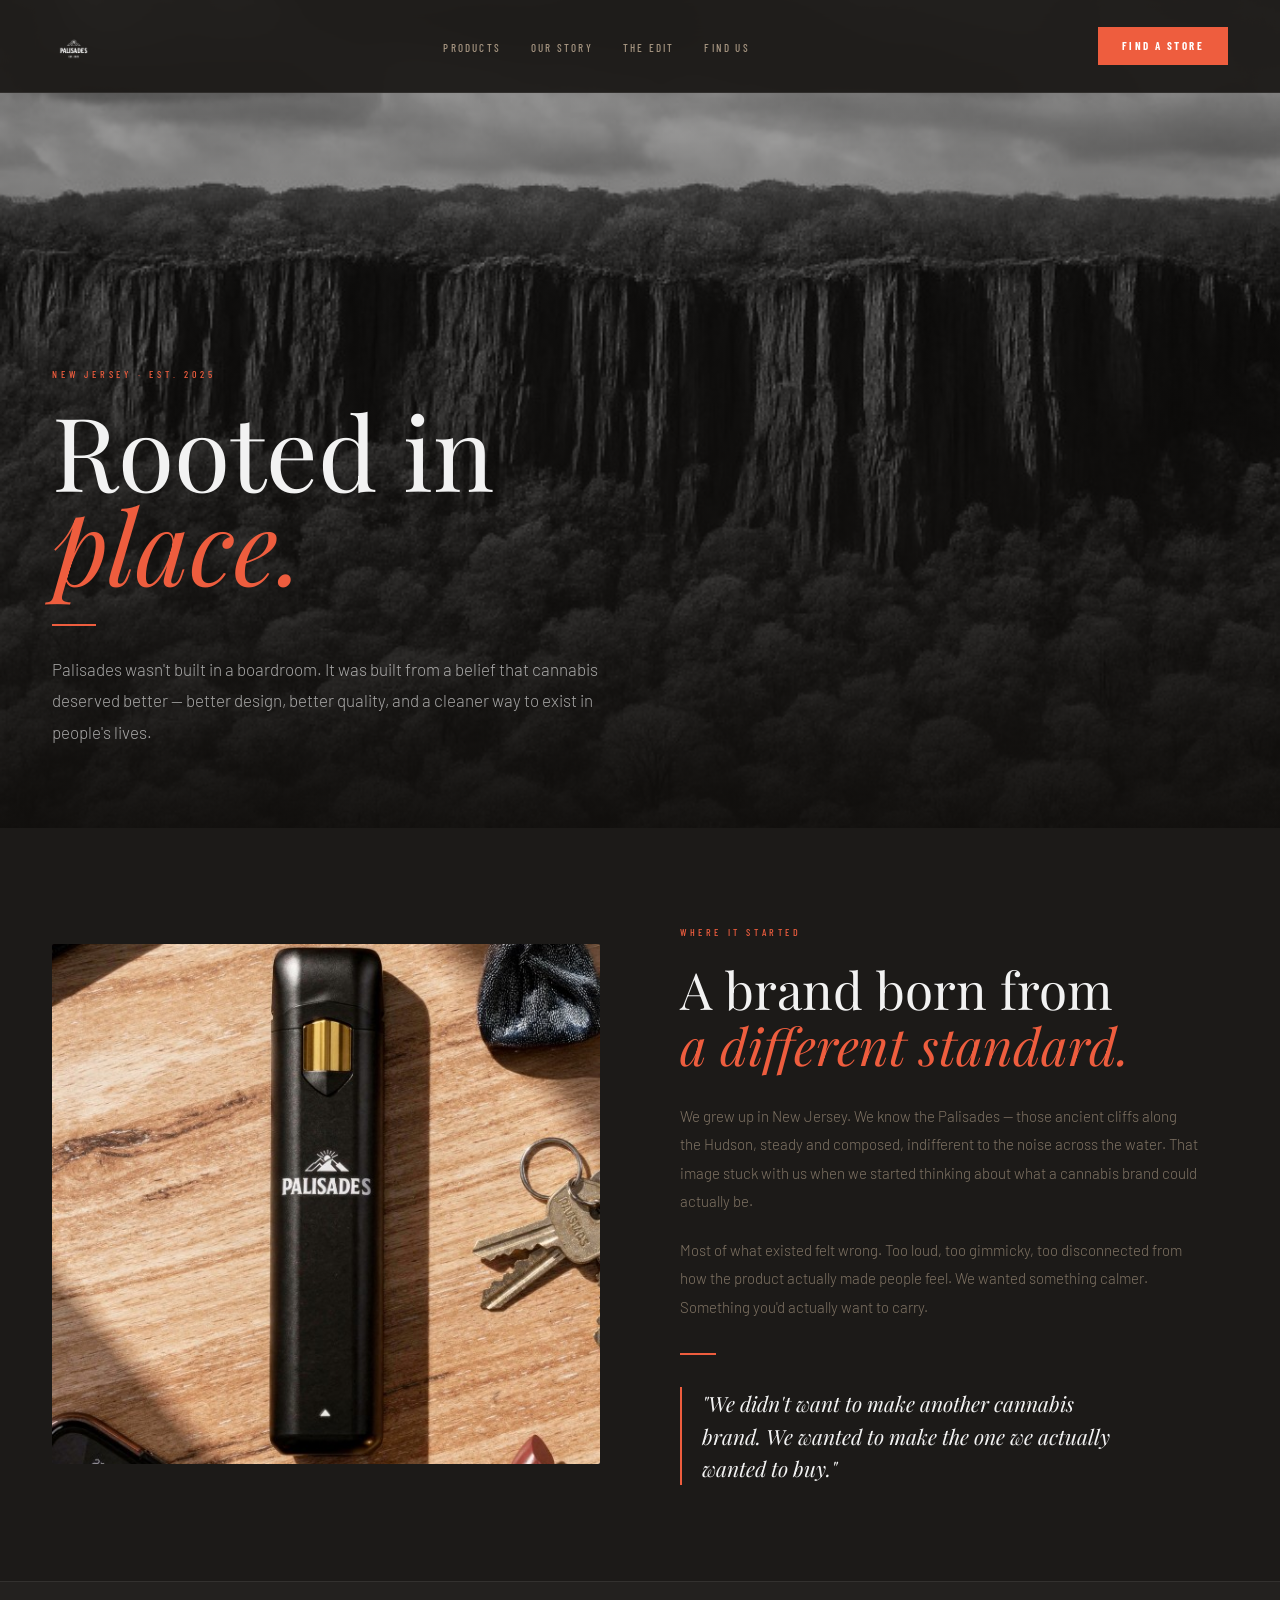
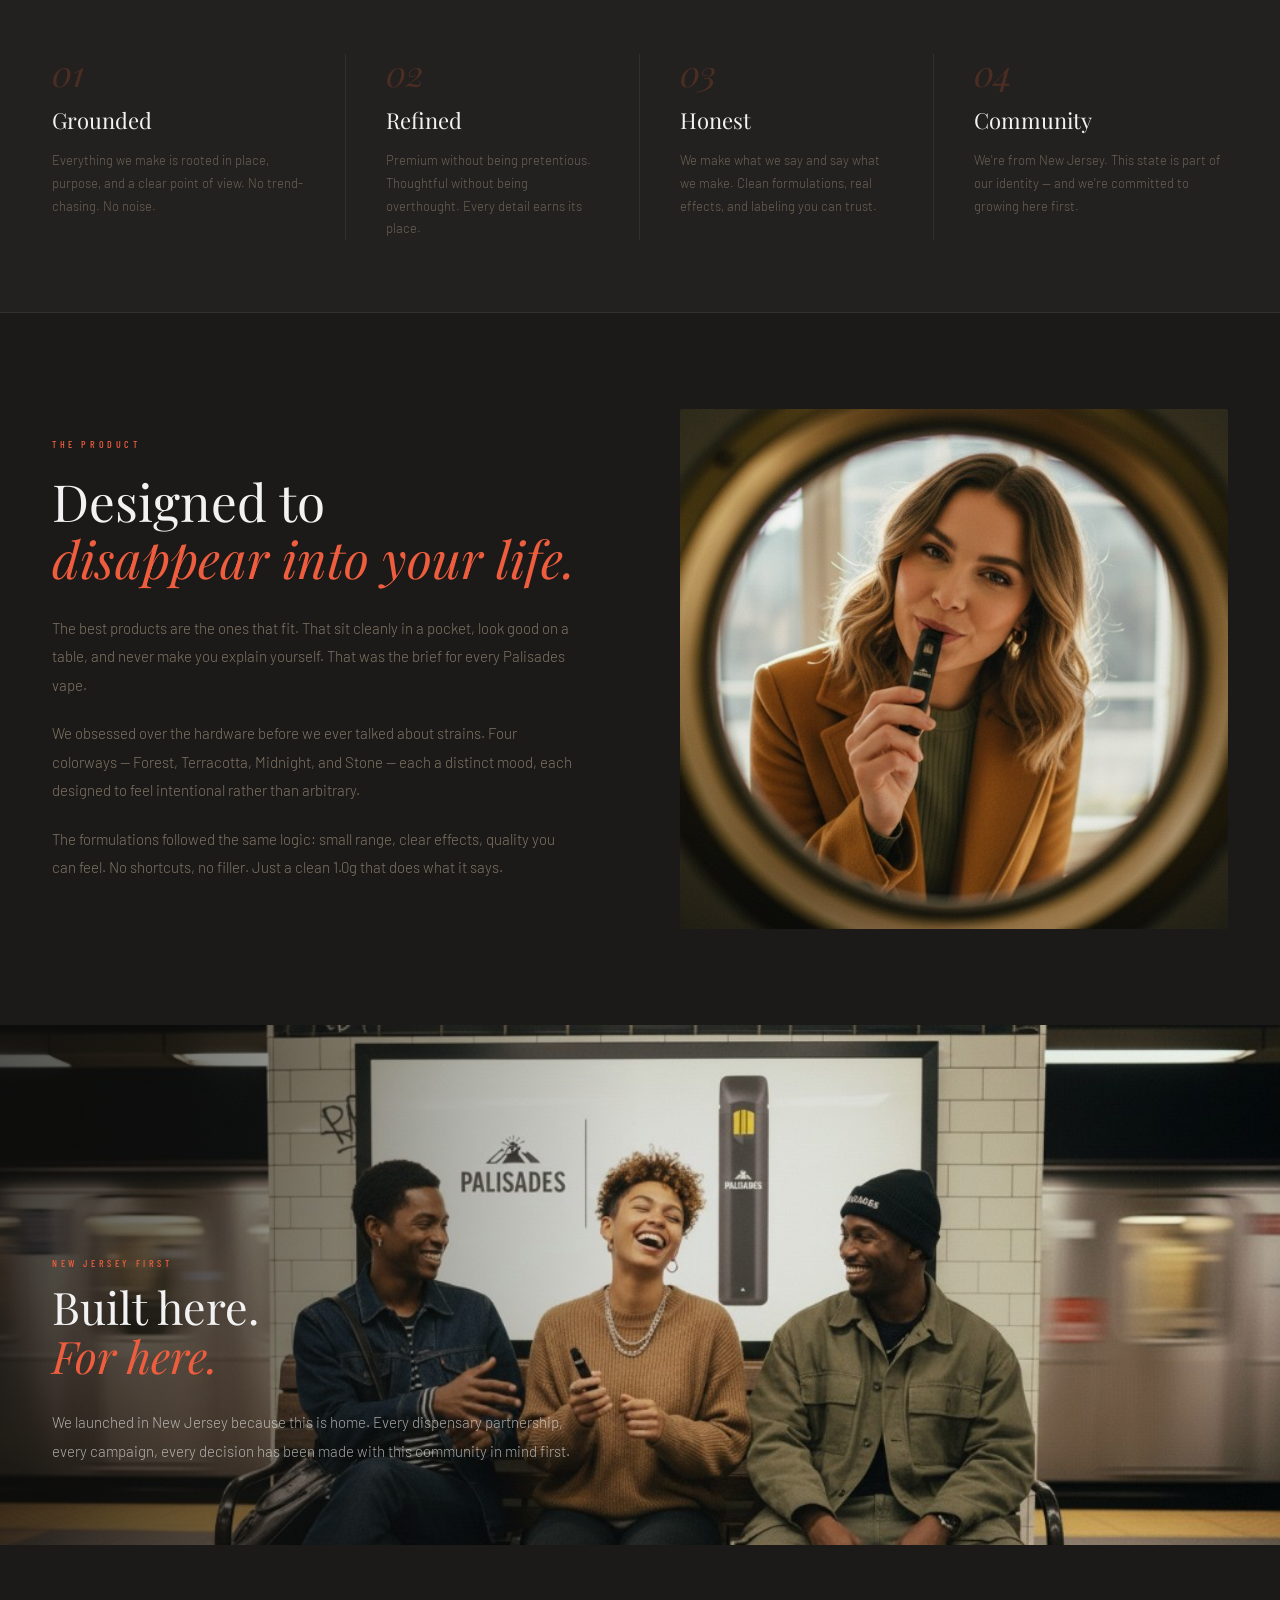
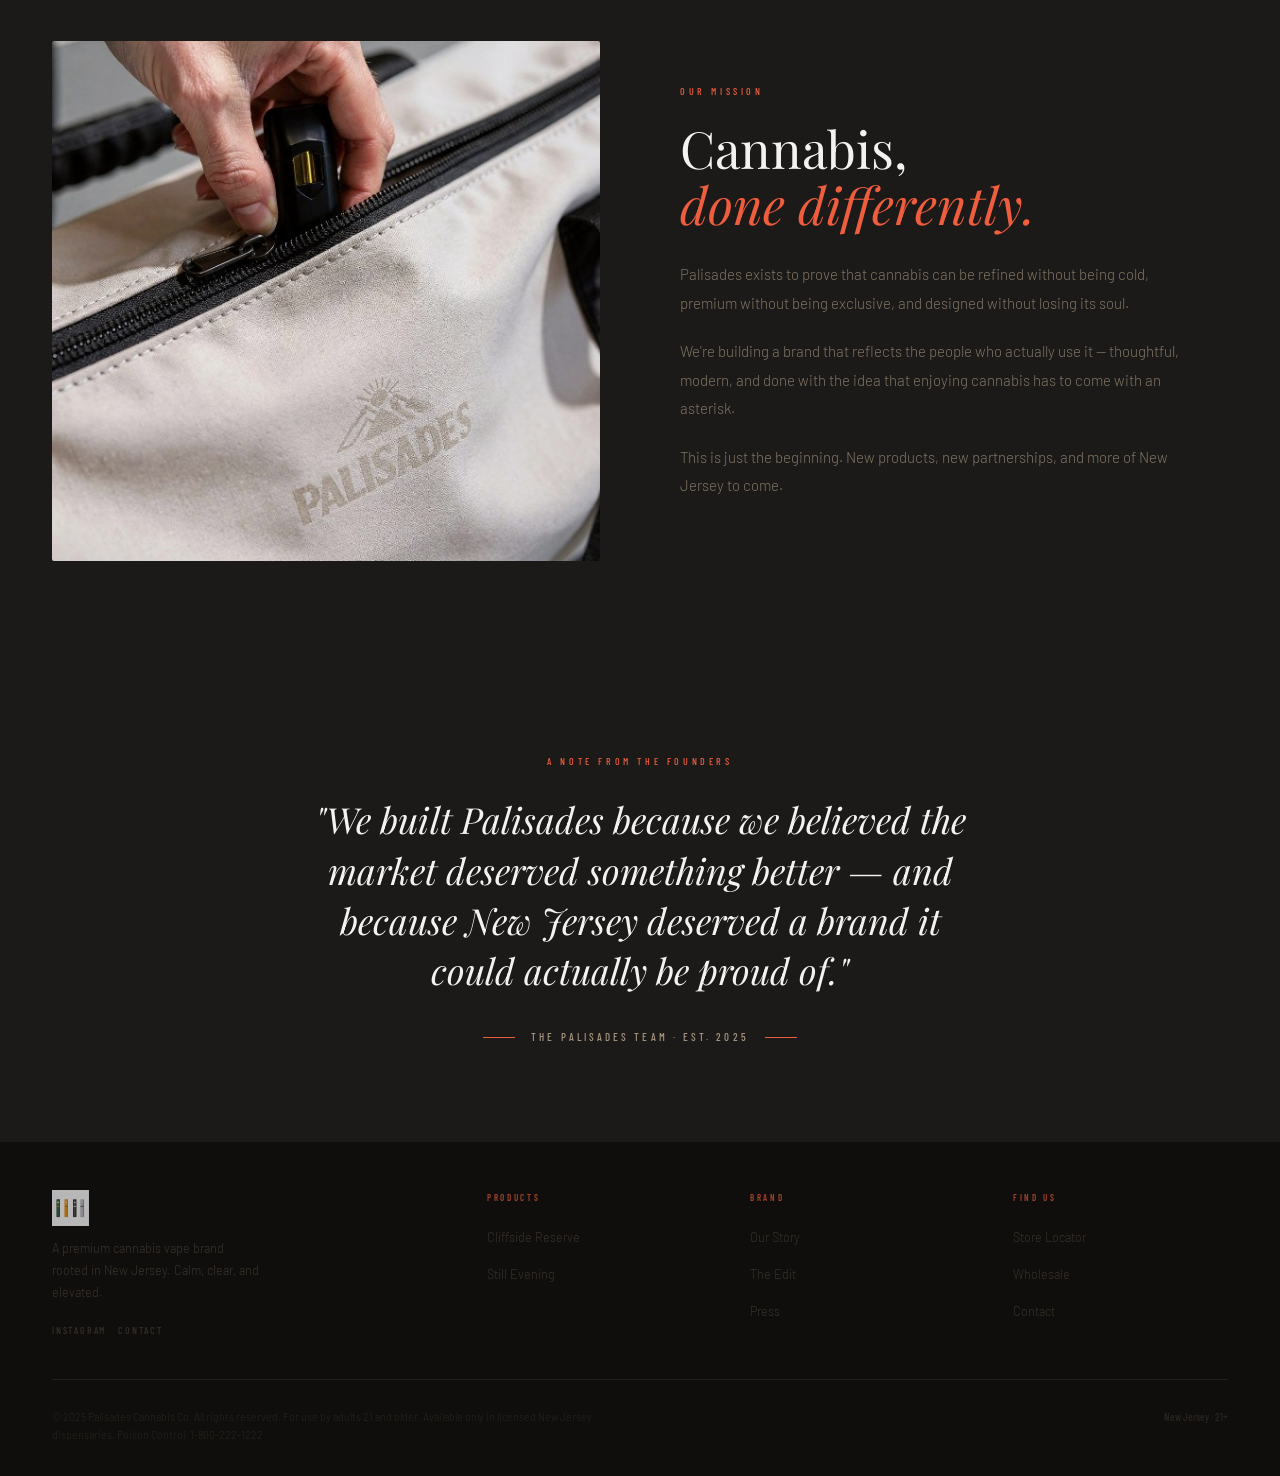
<file: site/our-story.html>
<!DOCTYPE html>
<html lang="en">
<head>
<meta charset="UTF-8"/>
<meta name="viewport" content="width=device-width, initial-scale=1.0"/>
<title>Our Story — Palisades</title>
<link rel="preconnect" href="https://fonts.googleapis.com"/>
<link rel="preconnect" href="https://fonts.gstatic.com" crossorigin/>
<link href="https://fonts.googleapis.com/css2?family=Playfair+Display:ital,wght@0,400;0,700;1,400;1,700&family=Barlow+Condensed:wght@300;400;500;600;700&family=Barlow:wght@300;400&display=swap" rel="stylesheet"/>
<style>

:root{--orange:#EE5D3E;--orange-dk:#D44A2C;--light:#F2F2F2;--taupe:#A69581;--ink:#1C1A18;--deep:#100E0C;--line:rgba(166,149,129,0.18);--line-dark:rgba(255,255,255,0.07)}
*,*::before,*::after{margin:0;padding:0;box-sizing:border-box}
html{scroll-behavior:smooth}
body{background:var(--ink);color:var(--light);font-family:'Barlow',sans-serif;font-weight:300;font-size:16px;line-height:1.7;overflow-x:hidden}
nav{position:fixed;top:0;left:0;right:0;z-index:300;padding:18px 52px;display:flex;align-items:center;justify-content:space-between;background:rgba(28,26,24,.95);backdrop-filter:blur(16px);border-bottom:1px solid var(--line-dark)}
.nav-logo img{height:56px;width:auto;display:block;mix-blend-mode:screen}
.nav-links{display:flex;gap:30px;list-style:none}
.nav-links a{font-family:'Barlow Condensed',sans-serif;font-size:11px;font-weight:500;letter-spacing:.2em;text-transform:uppercase;color:var(--taupe);text-decoration:none;transition:color .2s}
.nav-links a:hover,.nav-links a.active{color:var(--light)}
.nav-cta{font-family:'Barlow Condensed',sans-serif;font-size:11px;font-weight:700;letter-spacing:.22em;text-transform:uppercase;color:#fff;background:var(--orange);padding:10px 24px;text-decoration:none;transition:background .2s}
.nav-cta:hover{background:var(--orange-dk)}
footer{background:var(--deep);padding:48px 52px 32px}
.ft-row{max-width:1280px;margin:0 auto;display:grid;grid-template-columns:1.8fr 1fr 1fr 1fr;gap:48px;padding-bottom:40px;border-bottom:1px solid var(--line-dark);margin-bottom:28px}
.ft-brand img{height:36px;width:auto;display:block;mix-blend-mode:screen;opacity:.7;margin-bottom:12px}
.ft-desc{font-size:12.5px;line-height:1.75;color:rgba(166,149,129,.28);max-width:210px;margin-bottom:18px}
.ft-socials{display:flex;gap:12px}
.ft-soc{font-family:'Barlow Condensed',sans-serif;font-size:10px;font-weight:500;letter-spacing:.18em;text-transform:uppercase;color:rgba(166,149,129,.25);text-decoration:none;transition:color .2s}
.ft-soc:hover{color:var(--orange)}
.ft-col-h{font-family:'Barlow Condensed',sans-serif;font-size:9px;font-weight:600;letter-spacing:.3em;text-transform:uppercase;color:var(--orange);opacity:.65;margin-bottom:16px}
.ft-links{list-style:none;display:flex;flex-direction:column;gap:10px}
.ft-links a{font-size:12.5px;color:rgba(166,149,129,.26);text-decoration:none;transition:color .2s}
.ft-links a:hover{color:var(--light)}
.ft-bottom{max-width:1280px;margin:0 auto;display:flex;justify-content:space-between;align-items:flex-start;flex-wrap:wrap;gap:14px}
.ft-legal{font-size:10.5px;line-height:1.7;color:rgba(166,149,129,.17);max-width:580px}
.ft-copy{font-family:'Barlow Condensed',sans-serif;font-size:11px;font-weight:500;color:rgba(166,149,129,.17);white-space:nowrap}
.eyebrow{font-family:'Barlow Condensed',sans-serif;font-size:10px;font-weight:500;letter-spacing:.36em;text-transform:uppercase;color:var(--orange);margin-bottom:10px}
.reveal{opacity:0;transform:translateY(22px);transition:opacity .85s ease,transform .85s ease}
.reveal.in{opacity:1;transform:translateY(0)}
.d1{transition-delay:.1s}.d2{transition-delay:.2s}.d3{transition-delay:.3s}
@keyframes fadeIn{from{opacity:0}to{opacity:1}}
@media(max-width:900px){nav{padding:16px 24px}.nav-links,.nav-cta{display:none}.ft-row{grid-template-columns:1fr 1fr;gap:28px}footer{padding:44px 24px 28px}}

/* ── STORY PAGE ── */
.story-hero{
  min-height:92vh;position:relative;display:flex;align-items:flex-end;overflow:hidden;
}
.story-hero-bg{
  position:absolute;inset:0;
  background-image:url('cliff.png');
  background-size:cover;background-position:center 40%;
}
.story-hero-overlay{
  position:absolute;inset:0;
  background:linear-gradient(to top,rgba(16,14,12,.95) 0%,rgba(16,14,12,.55) 50%,rgba(16,14,12,.2) 100%);
}
.story-hero-content{
  position:relative;z-index:2;
  max-width:1280px;width:100%;margin:0 auto;
  padding:0 52px 80px;
}
.story-hero-eyebrow{
  font-family:'Barlow Condensed',sans-serif;font-size:10px;font-weight:500;
  letter-spacing:.38em;text-transform:uppercase;color:var(--orange);margin-bottom:20px;
  opacity:0;animation:fadeIn .8s ease .3s forwards;
}
.story-hero-h1{
  font-family:'Playfair Display',serif;font-size:clamp(52px,8vw,110px);
  font-weight:400;line-height:.92;color:var(--light);margin-bottom:32px;
  opacity:0;animation:fadeIn 1s ease .5s forwards;
}
.story-hero-h1 em{font-style:italic;color:var(--orange)}
.story-hero-rule{width:44px;height:2px;background:var(--orange);margin-bottom:28px;opacity:0;animation:fadeIn .9s ease .7s forwards}
.story-hero-sub{
  font-size:17px;line-height:1.85;color:rgba(242,242,242,.65);
  max-width:560px;opacity:0;animation:fadeIn .9s ease .8s forwards;
}

/* sections */
.story-section{max-width:1280px;margin:0 auto;padding:96px 52px}
.story-two-col{display:grid;grid-template-columns:1fr 1fr;gap:80px;align-items:center}
.story-two-col.reverse{direction:rtl}
.story-two-col.reverse > *{direction:ltr}
.story-img-wrap{position:relative;overflow:hidden;border-radius:2px}
.story-img-wrap img{width:100%;height:520px;object-fit:cover;object-position:center;display:block;transition:transform .7s ease}
.story-img-wrap:hover img{transform:scale(1.03)}
.story-text-block .eyebrow{margin-bottom:20px}
.story-h2{
  font-family:'Playfair Display',serif;font-size:clamp(34px,4vw,54px);
  font-weight:400;color:var(--light);line-height:1.1;margin-bottom:28px;
}
.story-h2 em{font-style:italic;color:var(--orange)}
.story-p{font-size:15px;line-height:1.9;color:rgba(166,149,129,.72);margin-bottom:20px;max-width:520px}
.story-rule{width:36px;height:2px;background:var(--orange);margin:32px 0}
.story-quote{
  font-family:'Playfair Display',serif;font-size:21px;font-style:italic;
  color:var(--light);padding-left:20px;border-left:2px solid var(--orange);
  line-height:1.55;max-width:440px;
}

/* values strip */
.values-strip{background:rgba(255,255,255,.03);border-top:1px solid var(--line-dark);border-bottom:1px solid var(--line-dark)}
.values-inner{
  max-width:1280px;margin:0 auto;padding:72px 52px;
  display:grid;grid-template-columns:repeat(4,1fr);gap:0;
}
.val{padding:0 40px 0 0;border-right:1px solid var(--line-dark)}
.val:last-child{border-right:none;padding-right:0;padding-left:40px}
.val:not(:first-child){padding-left:40px}
.val-num{font-family:'Playfair Display',serif;font-size:36px;font-style:italic;color:rgba(238,93,62,.2);margin-bottom:12px;line-height:1}
.val-title{font-family:'Playfair Display',serif;font-size:22px;font-weight:400;color:var(--light);margin-bottom:10px}
.val-body{font-size:13px;line-height:1.75;color:rgba(166,149,129,.55)}

/* full bleed photo */
.full-bleed{position:relative;height:520px;overflow:hidden}
.full-bleed img{width:100%;height:100%;object-fit:cover;object-position:center top}
.full-bleed-overlay{position:absolute;inset:0;background:linear-gradient(to right,rgba(16,14,12,.7) 0%,rgba(16,14,12,.1) 50%,transparent 100%)}
.full-bleed-text{position:absolute;bottom:60px;left:52px;max-width:520px}
.full-bleed-text .story-h2{font-size:clamp(28px,3.5vw,46px)}

/* team / founders note */
.founders-note{
  max-width:760px;margin:0 auto;padding:96px 52px;
  text-align:center;
}
.founders-note .eyebrow{margin-bottom:24px;display:block}
.founders-quote{
  font-family:'Playfair Display',serif;font-size:clamp(22px,3vw,36px);
  font-style:italic;font-weight:400;color:var(--light);line-height:1.4;
  margin-bottom:32px;
}
.founders-sig{
  font-family:'Barlow Condensed',sans-serif;font-size:11px;font-weight:500;
  letter-spacing:.28em;text-transform:uppercase;color:var(--taupe);
  display:flex;align-items:center;justify-content:center;gap:16px;
}
.founders-sig::before,.founders-sig::after{content:'';display:block;width:32px;height:1px;background:var(--orange)}

@media(max-width:900px){
  .story-hero-content{padding:0 24px 60px}
  .story-section{padding:72px 24px}
  .story-two-col{grid-template-columns:1fr;gap:36px}
  .story-two-col.reverse{direction:ltr}
  .values-inner{grid-template-columns:1fr 1fr;gap:32px}
  .val{border-right:none;padding:0 0 24px;border-bottom:1px solid var(--line-dark)}
  .val:last-child{border-bottom:none}
  .full-bleed-text{left:24px}
  .founders-note{padding:72px 24px}
}
</style>
</head>
<body>

<nav>
  <a href="index.html" class="nav-logo"><img src="white_logo.png" alt="Palisades" id="navLogo"/></a>
  <ul class="nav-links">
    <li><a href="index.html#collection">Products</a></li>
    <li><a href="our-story.html">Our Story</a></li>
    <li><a href="the-edit.html">The Edit</a></li>
    <li><a href="index.html#find">Find Us</a></li>
  </ul>
  <a href="index.html#find" class="nav-cta">Find a Store</a>
</nav>

<!-- HERO -->
<section class="story-hero">
  <div class="story-hero-bg"></div>
  <div class="story-hero-overlay"></div>
  <div class="story-hero-content">
    <p class="story-hero-eyebrow">New Jersey · Est. 2025</p>
    <h1 class="story-hero-h1">Rooted in<br><em>place.</em></h1>
    <div class="story-hero-rule"></div>
    <p class="story-hero-sub">Palisades wasn't built in a boardroom. It was built from a belief that cannabis deserved better — better design, better quality, and a cleaner way to exist in people's lives.</p>
  </div>
</section>

<!-- ORIGIN STORY -->
<section class="story-section">
  <div class="story-two-col reveal">
    <div class="story-img-wrap">
      <img src="flatlay-womens.png" alt="Palisades everyday carry"/>
    </div>
    <div class="story-text-block">
      <p class="eyebrow">Where It Started</p>
      <h2 class="story-h2">A brand born from<br><em>a different standard.</em></h2>
      <p class="story-p">We grew up in New Jersey. We know the Palisades — those ancient cliffs along the Hudson, steady and composed, indifferent to the noise across the water. That image stuck with us when we started thinking about what a cannabis brand could actually be.</p>
      <p class="story-p">Most of what existed felt wrong. Too loud, too gimmicky, too disconnected from how the product actually made people feel. We wanted something calmer. Something you'd actually want to carry.</p>
      <div class="story-rule"></div>
      <div class="story-quote">"We didn't want to make another cannabis brand. We wanted to make the one we actually wanted to buy."</div>
    </div>
  </div>
</section>

<!-- VALUES STRIP -->
<div class="values-strip">
  <div class="values-inner">
    <div class="val reveal">
      <div class="val-num">01</div>
      <div class="val-title">Grounded</div>
      <p class="val-body">Everything we make is rooted in place, purpose, and a clear point of view. No trend-chasing. No noise.</p>
    </div>
    <div class="val reveal d1">
      <div class="val-num">02</div>
      <div class="val-title">Refined</div>
      <p class="val-body">Premium without being pretentious. Thoughtful without being overthought. Every detail earns its place.</p>
    </div>
    <div class="val reveal d2">
      <div class="val-num">03</div>
      <div class="val-title">Honest</div>
      <p class="val-body">We make what we say and say what we make. Clean formulations, real effects, and labeling you can trust.</p>
    </div>
    <div class="val reveal d3">
      <div class="val-num">04</div>
      <div class="val-title">Community</div>
      <p class="val-body">We're from New Jersey. This state is part of our identity — and we're committed to growing here first.</p>
    </div>
  </div>
</div>

<!-- PRODUCT PHILOSOPHY -->
<section class="story-section">
  <div class="story-two-col reverse reveal">
    <div class="story-img-wrap">
      <img src="porthole-portrait.png" alt="Palisades into the bag"/>
    </div>
    <div class="story-text-block">
      <p class="eyebrow">The Product</p>
      <h2 class="story-h2">Designed to<br><em>disappear into your life.</em></h2>
      <p class="story-p">The best products are the ones that fit. That sit cleanly in a pocket, look good on a table, and never make you explain yourself. That was the brief for every Palisades vape.</p>
      <p class="story-p">We obsessed over the hardware before we ever talked about strains. Four colorways — Forest, Terracotta, Midnight, and Stone — each a distinct mood, each designed to feel intentional rather than arbitrary.</p>
      <p class="story-p">The formulations followed the same logic: small range, clear effects, quality you can feel. No shortcuts, no filler. Just a clean 1.0g that does what it says.</p>
    </div>
  </div>
</section>

<!-- FULL BLEED -->
<div class="full-bleed reveal">
  <img src="subway-group.png" alt="Palisades community"/>
  <div class="full-bleed-overlay"></div>
  <div class="full-bleed-text">
    <p class="eyebrow">New Jersey First</p>
    <h2 class="story-h2">Built here.<br><em>For here.</em></h2>
    <p class="story-p" style="color:rgba(242,242,242,.65);margin-top:16px">We launched in New Jersey because this is home. Every dispensary partnership, every campaign, every decision has been made with this community in mind first.</p>
  </div>
</div>

<!-- MISSION -->
<section class="story-section">
  <div class="story-two-col reveal">
    <div class="story-img-wrap">
      <img src="gym-bag-zip.png" alt="Palisades gym bag"/>
    </div>
    <div class="story-text-block">
      <p class="eyebrow">Our Mission</p>
      <h2 class="story-h2">Cannabis,<br><em>done differently.</em></h2>
      <p class="story-p">Palisades exists to prove that cannabis can be refined without being cold, premium without being exclusive, and designed without losing its soul.</p>
      <p class="story-p">We're building a brand that reflects the people who actually use it — thoughtful, modern, and done with the idea that enjoying cannabis has to come with an asterisk.</p>
      <p class="story-p">This is just the beginning. New products, new partnerships, and more of New Jersey to come.</p>
    </div>
  </div>
</section>

<!-- FOUNDERS NOTE -->
<section class="founders-note reveal">
  <span class="eyebrow">A Note from the Founders</span>
  <p class="founders-quote">"We built Palisades because we believed the market deserved something better — and because New Jersey deserved a brand it could actually be proud of."</p>
  <div class="founders-sig">The Palisades Team · Est. 2025</div>
</section>


<footer>
  <div class="ft-row">
    <div class="ft-brand">
      <img src="product-lineup.png" alt="Palisades" id="footLogo"/>
      <p class="ft-desc">A premium cannabis vape brand rooted in New Jersey. Calm, clear, and elevated.</p>
      <div class="ft-socials">
        <a href="https://www.instagram.com/puffpalisades" target="_blank" class="ft-soc">Instagram</a>
        <a href="mailto:admin@palisadesgoods.com" class="ft-soc">Contact</a>
      </div>
    </div>
    <div><div class="ft-col-h">Products</div><ul class="ft-links"><li><a href="index.html#collection">Cliffside Reserve</a></li><li><a href="index.html#collection">Still Evening</a></li></ul></div>
    <div><div class="ft-col-h">Brand</div><ul class="ft-links"><li><a href="our-story.html">Our Story</a></li><li><a href="the-edit.html">The Edit</a></li><li><a href="mailto:admin@palisadesgoods.com">Press</a></li></ul></div>
    <div><div class="ft-col-h">Find Us</div><ul class="ft-links"><li><a href="index.html#find">Store Locator</a></li><li><a href="mailto:admin@palisadesgoods.com">Wholesale</a></li><li><a href="mailto:admin@palisadesgoods.com">Contact</a></li></ul></div>
  </div>
  <div class="ft-bottom">
    <p class="ft-legal">© 2025 Palisades Cannabis Co. All rights reserved. For use by adults 21 and older. Available only in licensed New Jersey dispensaries. Poison Control: 1-800-222-1222.</p>
    <p class="ft-copy">New Jersey · 21+</p>
  </div>
</footer>
<script>
function removeBg(img){
  try{
    const c=document.createElement('canvas');c.width=img.naturalWidth;c.height=img.naturalHeight;
    const ctx=c.getContext('2d');ctx.drawImage(img,0,0);
    const id=ctx.getImageData(0,0,c.width,c.height),px=id.data,W=c.width,H=c.height;
    const corners=[[0,0],[W-1,0],[0,H-1],[W-1,H-1]].map(([x,y])=>{const i=(y*W+x)*4;return[px[i],px[i+1],px[i+2]]});
    const[bgR,bgG,bgB]=corners.reduce((a,b)=>(a[0]+a[1]+a[2])<(b[0]+b[1]+b[2])?a:b);
    const TOL=55,SOFT=28,visited=new Uint8Array(W*H),queue=[];
    function enq(x,y){if(x<0||y<0||x>=W||y>=H)return;const idx=y*W+x;if(visited[idx])return;visited[idx]=1;const pi=idx*4,d=Math.abs(px[pi]-bgR)+Math.abs(px[pi+1]-bgG)+Math.abs(px[pi+2]-bgB);if(d<TOL+SOFT)queue.push(x,y)}
    for(let x=0;x<W;x++){enq(x,0);enq(x,H-1)}for(let y=0;y<H;y++){enq(0,y);enq(W-1,y)}
    let qi=0;while(qi<queue.length){const x=queue[qi++],y=queue[qi++],pi=(y*W+x)*4,d=Math.abs(px[pi]-bgR)+Math.abs(px[pi+1]-bgG)+Math.abs(px[pi+2]-bgB);if(d<TOL){px[pi+3]=0}else if(d<TOL+SOFT){px[pi+3]=Math.round(px[pi+3]*((d-TOL)/SOFT)**2)}else continue;enq(x+1,y);enq(x-1,y);enq(x,y+1);enq(x,y-1)}
    ctx.putImageData(id,0,0);img.src=c.toDataURL('image/png');
  }catch(e){}
}
function pImg(img){if(img.complete&&img.naturalWidth>0)removeBg(img);else img.addEventListener('load',()=>removeBg(img),{once:true})}
document.querySelectorAll('#navLogo,#footLogo').forEach(pImg);
const obs=new IntersectionObserver(entries=>entries.forEach(e=>{if(e.isIntersecting)e.target.classList.add('in')}),{threshold:0.08});
document.querySelectorAll('.reveal').forEach(el=>obs.observe(el));
</script>
</body>
</html>
</file>
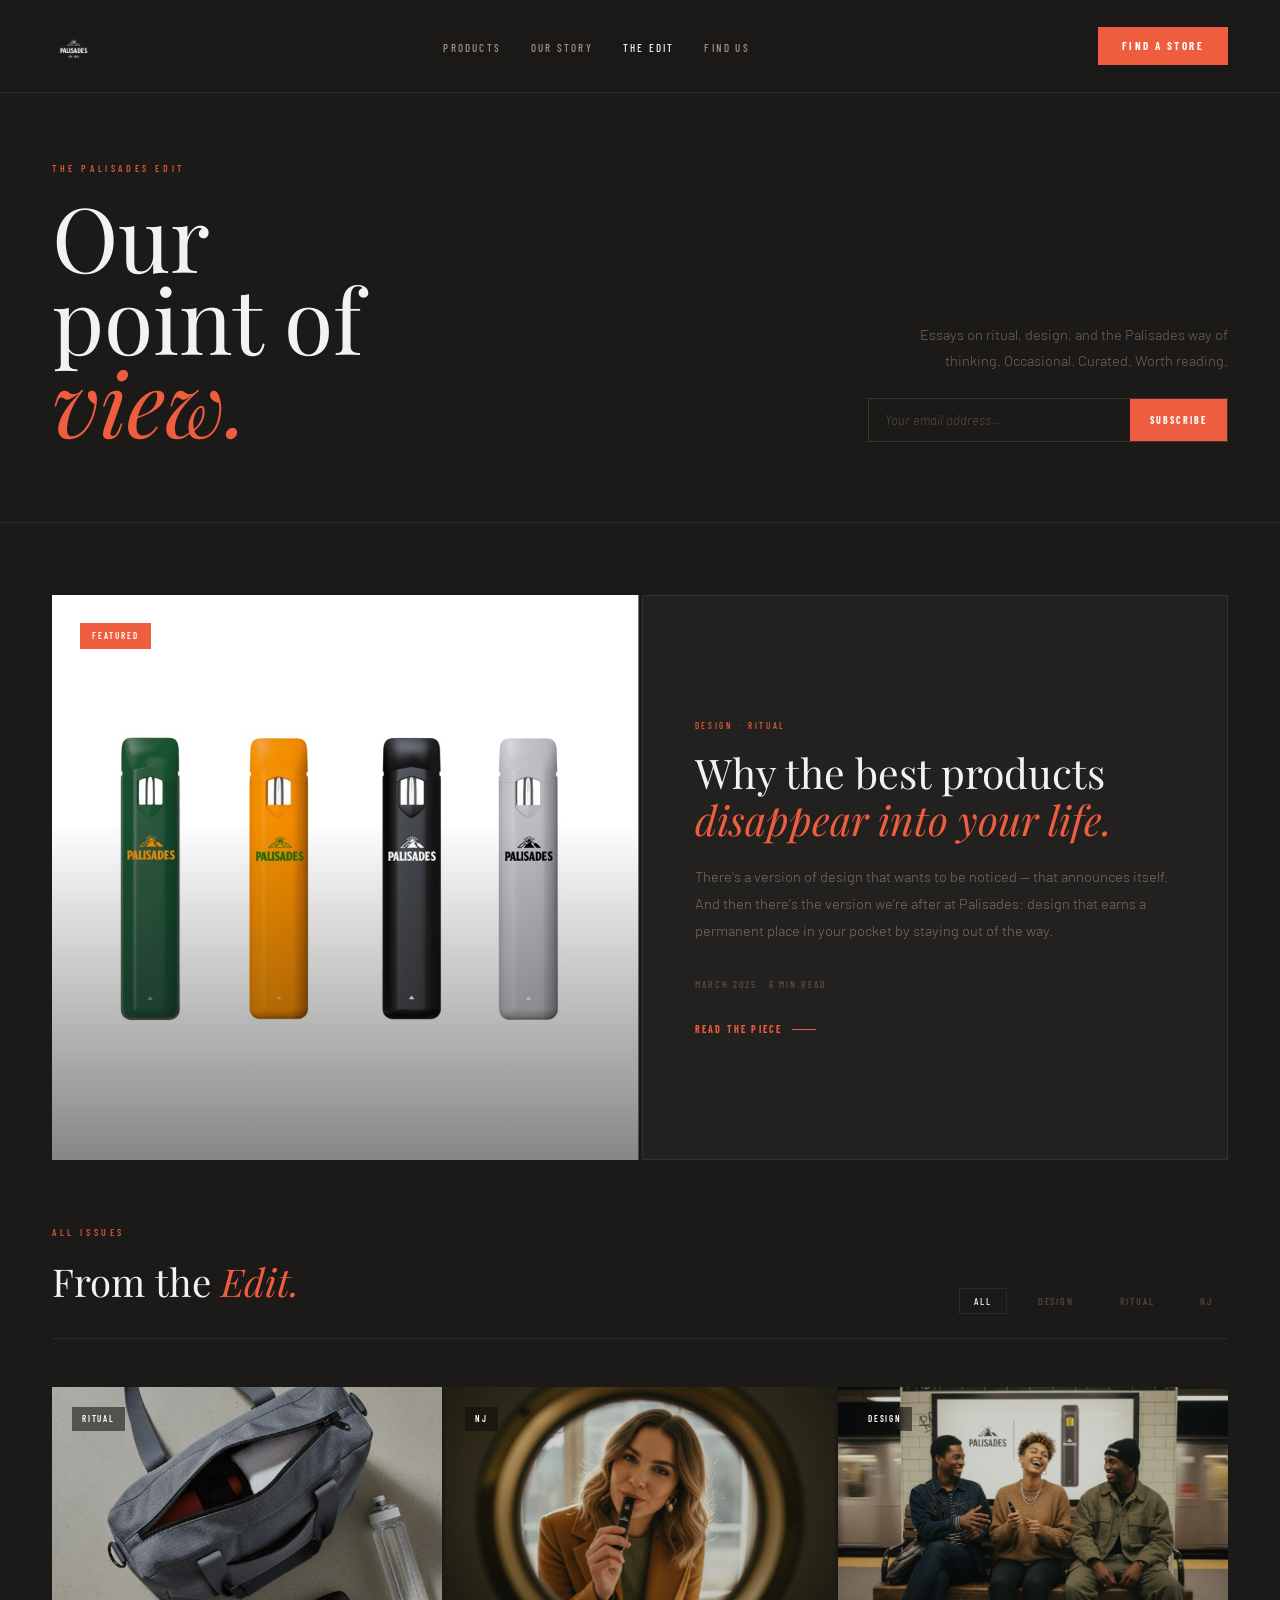
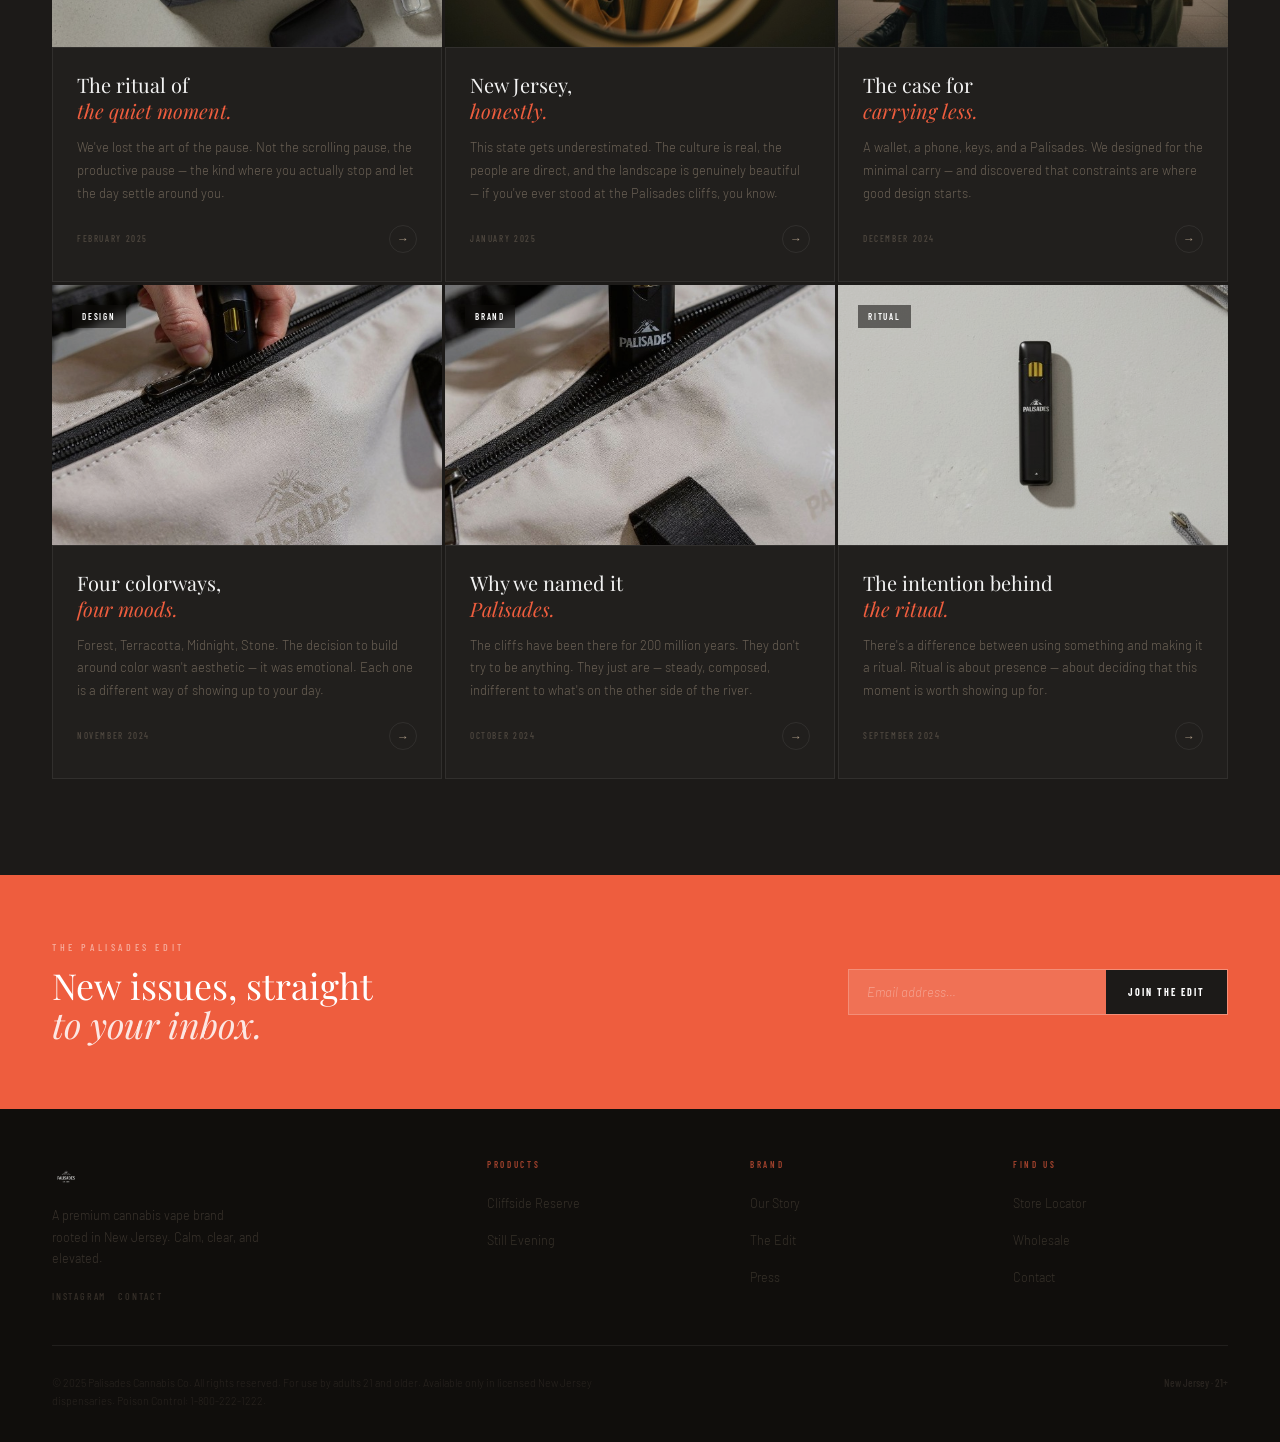
<file: site/the-edit.html>
<!DOCTYPE html>
<html lang="en">
<head>
<meta charset="UTF-8"/>
<meta name="viewport" content="width=device-width, initial-scale=1.0"/>
<title>The Edit — Palisades</title>
<link rel="preconnect" href="https://fonts.googleapis.com"/>
<link rel="preconnect" href="https://fonts.gstatic.com" crossorigin/>
<link href="https://fonts.googleapis.com/css2?family=Playfair+Display:ital,wght@0,400;0,700;1,400;1,700&family=Barlow+Condensed:wght@300;400;500;600;700&family=Barlow:wght@300;400&display=swap" rel="stylesheet"/>
<style>

:root{--orange:#EE5D3E;--orange-dk:#D44A2C;--light:#F2F2F2;--taupe:#A69581;--ink:#1C1A18;--deep:#100E0C;--line:rgba(166,149,129,0.18);--line-dark:rgba(255,255,255,0.07)}
*,*::before,*::after{margin:0;padding:0;box-sizing:border-box}html{scroll-behavior:smooth}
body{background:var(--ink);color:var(--light);font-family:'Barlow',sans-serif;font-weight:300;font-size:16px;line-height:1.7;overflow-x:hidden}
nav{position:fixed;top:0;left:0;right:0;z-index:300;padding:18px 52px;display:flex;align-items:center;justify-content:space-between;background:rgba(28,26,24,.95);backdrop-filter:blur(16px);border-bottom:1px solid var(--line-dark)}
.nav-logo img{height:56px;width:auto;display:block;mix-blend-mode:screen}
.nav-links{display:flex;gap:30px;list-style:none}
.nav-links a{font-family:'Barlow Condensed',sans-serif;font-size:11px;font-weight:500;letter-spacing:.2em;text-transform:uppercase;color:var(--taupe);text-decoration:none;transition:color .2s}
.nav-links a:hover,.nav-links a.active{color:var(--light)}
.nav-cta{font-family:'Barlow Condensed',sans-serif;font-size:11px;font-weight:700;letter-spacing:.22em;text-transform:uppercase;color:#fff;background:var(--orange);padding:10px 24px;text-decoration:none;transition:background .2s}
.nav-cta:hover{background:var(--orange-dk)}
footer{background:var(--deep);padding:48px 52px 32px}
.ft-row{max-width:1280px;margin:0 auto;display:grid;grid-template-columns:1.8fr 1fr 1fr 1fr;gap:48px;padding-bottom:40px;border-bottom:1px solid var(--line-dark);margin-bottom:28px}
.ft-brand img{height:36px;width:auto;display:block;mix-blend-mode:screen;opacity:.7;margin-bottom:12px}
.ft-desc{font-size:12.5px;line-height:1.75;color:rgba(166,149,129,.28);max-width:210px;margin-bottom:18px}
.ft-socials{display:flex;gap:12px}
.ft-soc{font-family:'Barlow Condensed',sans-serif;font-size:10px;font-weight:500;letter-spacing:.18em;text-transform:uppercase;color:rgba(166,149,129,.25);text-decoration:none;transition:color .2s}
.ft-soc:hover{color:var(--orange)}
.ft-col-h{font-family:'Barlow Condensed',sans-serif;font-size:9px;font-weight:600;letter-spacing:.3em;text-transform:uppercase;color:var(--orange);opacity:.65;margin-bottom:16px}
.ft-links{list-style:none;display:flex;flex-direction:column;gap:10px}
.ft-links a{font-size:12.5px;color:rgba(166,149,129,.26);text-decoration:none;transition:color .2s}
.ft-links a:hover{color:var(--light)}
.ft-bottom{max-width:1280px;margin:0 auto;display:flex;justify-content:space-between;align-items:flex-start;flex-wrap:wrap;gap:14px}
.ft-legal{font-size:10.5px;line-height:1.7;color:rgba(166,149,129,.17);max-width:580px}
.ft-copy{font-family:'Barlow Condensed',sans-serif;font-size:11px;font-weight:500;color:rgba(166,149,129,.17);white-space:nowrap}
.eyebrow{font-family:'Barlow Condensed',sans-serif;font-size:10px;font-weight:500;letter-spacing:.36em;text-transform:uppercase;color:var(--orange);margin-bottom:10px}
.reveal{opacity:0;transform:translateY(22px);transition:opacity .85s ease,transform .85s ease}
.reveal.in{opacity:1;transform:translateY(0)}
.d1{transition-delay:.1s}.d2{transition-delay:.2s}.d3{transition-delay:.3s}
@keyframes fadeIn{from{opacity:0}to{opacity:1}}
@media(max-width:900px){nav{padding:16px 24px}.nav-links,.nav-cta{display:none}.ft-row{grid-template-columns:1fr 1fr;gap:28px}footer{padding:44px 24px 28px}}

/* ── THE EDIT PAGE ── */
.edit-hero{
  padding:160px 52px 80px;
  max-width:1280px;margin:0 auto;
  border-bottom:1px solid var(--line-dark);
  display:flex;justify-content:space-between;align-items:flex-end;gap:40px;
}
.edit-hero-l .eyebrow{margin-bottom:18px}
.edit-hero-h{
  font-family:'Playfair Display',serif;font-size:clamp(48px,7vw,96px);
  font-weight:400;color:var(--light);line-height:.92;
}
.edit-hero-h em{font-style:italic;color:var(--orange)}
.edit-hero-r{max-width:360px;text-align:right}
.edit-hero-desc{font-size:14.5px;line-height:1.85;color:rgba(166,149,129,.6);margin-bottom:24px}
.edit-subscribe-row{display:flex;gap:0;border:1px solid rgba(166,149,129,.22)}
.edit-subscribe-in{flex:1;padding:13px 16px;background:transparent;border:none;outline:none;font-family:'Barlow',sans-serif;font-size:13px;font-weight:300;color:var(--light)}
.edit-subscribe-in::placeholder{color:rgba(166,149,129,.38);font-style:italic}
.edit-subscribe-btn{padding:0 20px;background:var(--orange);border:none;font-family:'Barlow Condensed',sans-serif;font-size:10px;font-weight:700;letter-spacing:.2em;text-transform:uppercase;color:#fff;cursor:pointer;transition:background .2s;white-space:nowrap}
.edit-subscribe-btn:hover{background:var(--orange-dk)}

/* featured post */
.featured{max-width:1280px;margin:0 auto;padding:72px 52px 0}
.featured-inner{display:grid;grid-template-columns:1fr 1fr;gap:3px;min-height:560px}
.featured-img{position:relative;overflow:hidden}
.featured-img img{width:100%;height:100%;object-fit:cover;object-position:center;display:block;transition:transform .7s ease}
.featured-img:hover img{transform:scale(1.03)}
.featured-img-overlay{position:absolute;inset:0;background:linear-gradient(to top,rgba(16,14,12,.5) 0%,transparent 60%)}
.featured-tag{position:absolute;top:28px;left:28px;font-family:'Barlow Condensed',sans-serif;font-size:9px;font-weight:600;letter-spacing:.22em;text-transform:uppercase;color:#fff;background:var(--orange);padding:5px 12px}
.featured-body{background:rgba(255,255,255,.03);border:1px solid var(--line-dark);padding:52px;display:flex;flex-direction:column;justify-content:center}
.featured-cat{font-family:'Barlow Condensed',sans-serif;font-size:9px;font-weight:500;letter-spacing:.3em;text-transform:uppercase;color:var(--orange);margin-bottom:16px}
.featured-title{font-family:'Playfair Display',serif;font-size:clamp(28px,3.2vw,44px);font-weight:400;color:var(--light);line-height:1.15;margin-bottom:20px}
.featured-title em{font-style:italic;color:var(--orange)}
.featured-excerpt{font-size:14.5px;line-height:1.85;color:rgba(166,149,129,.65);margin-bottom:32px}
.featured-meta{font-family:'Barlow Condensed',sans-serif;font-size:10px;font-weight:500;letter-spacing:.2em;text-transform:uppercase;color:rgba(166,149,129,.4);margin-bottom:28px}
.read-link{font-family:'Barlow Condensed',sans-serif;font-size:10px;font-weight:700;letter-spacing:.22em;text-transform:uppercase;color:var(--orange);text-decoration:none;display:inline-flex;align-items:center;gap:10px;transition:gap .3s}
.read-link::after{content:'';display:block;width:24px;height:1px;background:var(--orange);transition:width .3s}
.read-link:hover{gap:16px}
.read-link:hover::after{width:36px}

/* articles grid */
.articles{max-width:1280px;margin:0 auto;padding:64px 52px 96px}
.articles-head{display:flex;justify-content:space-between;align-items:flex-end;padding-bottom:24px;border-bottom:1px solid var(--line-dark);margin-bottom:48px}
.articles-head .eyebrow{margin-bottom:8px}
.articles-h{font-family:'Playfair Display',serif;font-size:clamp(28px,3vw,42px);font-weight:400;color:var(--light)}
.articles-h em{font-style:italic;color:var(--orange)}
.articles-filter{display:flex;gap:16px}
.filter-btn{font-family:'Barlow Condensed',sans-serif;font-size:10px;font-weight:500;letter-spacing:.18em;text-transform:uppercase;color:rgba(166,149,129,.4);background:none;border:1px solid transparent;padding:6px 14px;cursor:pointer;transition:all .2s}
.filter-btn.active,.filter-btn:hover{color:var(--light);border-color:var(--line-dark)}

.articles-grid{display:grid;grid-template-columns:repeat(3,1fr);gap:3px}
.article-card{overflow:hidden;cursor:pointer;display:flex;flex-direction:column}
.article-img{position:relative;overflow:hidden;height:260px}
.article-img img{width:100%;height:100%;object-fit:cover;display:block;transition:transform .6s ease}
.article-card:hover .article-img img{transform:scale(1.05)}
.article-img-overlay{position:absolute;inset:0;background:rgba(16,14,12,.15);transition:background .3s}
.article-card:hover .article-img-overlay{background:rgba(16,14,12,.05)}
.article-cat-tag{position:absolute;top:20px;left:20px;font-family:'Barlow Condensed',sans-serif;font-size:9px;font-weight:600;letter-spacing:.2em;text-transform:uppercase;color:#fff;background:rgba(16,14,12,.55);backdrop-filter:blur(4px);padding:4px 10px}
.article-body{padding:24px 24px 28px;background:rgba(255,255,255,.025);border:1px solid var(--line-dark);flex:1;display:flex;flex-direction:column;justify-content:space-between}
.article-title{font-family:'Playfair Display',serif;font-size:20px;font-weight:400;color:var(--light);line-height:1.3;margin-bottom:12px}
.article-title em{font-style:italic;color:var(--orange)}
.article-excerpt{font-size:13px;line-height:1.75;color:rgba(166,149,129,.55);margin-bottom:20px}
.article-footer{display:flex;justify-content:space-between;align-items:center}
.article-date{font-family:'Barlow Condensed',sans-serif;font-size:9px;font-weight:500;letter-spacing:.18em;text-transform:uppercase;color:rgba(166,149,129,.35)}
.article-arrow{width:28px;height:28px;border-radius:50%;border:1px solid var(--line-dark);display:flex;align-items:center;justify-content:center;font-size:12px;color:var(--taupe);transition:all .25s}
.article-card:hover .article-arrow{background:var(--orange);border-color:var(--orange);color:#fff}

/* newsletter bar */
.newsletter-bar{background:var(--orange);padding:64px 52px}
.newsletter-bar-inner{max-width:1280px;margin:0 auto;display:flex;justify-content:space-between;align-items:center;gap:40px}
.newsletter-bar-text .eyebrow{color:rgba(255,255,255,.5);margin-bottom:10px}
.newsletter-bar-h{font-family:'Playfair Display',serif;font-size:clamp(24px,2.8vw,38px);font-weight:400;color:#fff;line-height:1.1}
.newsletter-bar-h em{font-style:italic;opacity:.85}
.nb-form{display:flex;gap:0;min-width:380px;border:1px solid rgba(255,255,255,.3)}
.nb-in{flex:1;padding:14px 18px;background:rgba(255,255,255,.12);border:none;outline:none;font-family:'Barlow',sans-serif;font-size:13px;font-weight:300;color:#fff}
.nb-in::placeholder{color:rgba(255,255,255,.35);font-style:italic}
.nb-btn{padding:0 22px;background:var(--ink);border:none;font-family:'Barlow Condensed',sans-serif;font-size:10px;font-weight:700;letter-spacing:.2em;text-transform:uppercase;color:#fff;cursor:pointer;transition:background .2s;white-space:nowrap}
.nb-btn:hover{background:#000}

@media(max-width:900px){
  .edit-hero{padding:130px 24px 60px;flex-direction:column;align-items:flex-start}
  .edit-hero-r{text-align:left;max-width:100%}
  .featured-inner{grid-template-columns:1fr}
  .featured,.articles{padding-left:24px;padding-right:24px}
  .articles-grid{grid-template-columns:1fr}
  .articles-head{flex-direction:column;gap:20px;align-items:flex-start}
  .newsletter-bar{padding:56px 24px}
  .newsletter-bar-inner{flex-direction:column;align-items:flex-start}
  .nb-form{min-width:0;width:100%}
}
</style>
</head>
<body>
<nav>
  <a href="index.html" class="nav-logo"><img src="white_logo.png" alt="Palisades" id="navLogo"/></a>
  <ul class="nav-links">
    <li><a href="index.html#collection">Products</a></li>
    <li><a href="our-story.html">Our Story</a></li>
    <li><a href="the-edit.html" class="active">The Edit</a></li>
    <li><a href="index.html#find">Find Us</a></li>
  </ul>
  <a href="index.html#find" class="nav-cta">Find a Store</a>
</nav>

<!-- HEADER -->
<div class="edit-hero reveal">
  <div class="edit-hero-l">
    <p class="eyebrow">The Palisades Edit</p>
    <h1 class="edit-hero-h">Our<br>point of<br><em>view.</em></h1>
  </div>
  <div class="edit-hero-r">
    <p class="edit-hero-desc">Essays on ritual, design, and the Palisades way of thinking. Occasional. Curated. Worth reading.</p>
    <div class="edit-subscribe-row">
      <input class="edit-subscribe-in" type="email" placeholder="Your email address…"/>
      <button class="edit-subscribe-btn" onclick="this.textContent='Subscribed ✓';this.disabled=true">Subscribe</button>
    </div>
  </div>
</div>

<!-- FEATURED POST -->
<div class="featured reveal">
  <div class="featured-inner">
    <div class="featured-img">
      <img src="product-lineup.png" alt="Featured post"/>
      <div class="featured-img-overlay"></div>
      <div class="featured-tag">Featured</div>
    </div>
    <div class="featured-body">
      <div class="featured-cat">Design · Ritual</div>
      <h2 class="featured-title">Why the best products<br><em>disappear into your life.</em></h2>
      <p class="featured-excerpt">There's a version of design that wants to be noticed — that announces itself. And then there's the version we're after at Palisades: design that earns a permanent place in your pocket by staying out of the way.</p>
      <div class="featured-meta">March 2025 · 6 min read</div>
      <a href="mailto:admin@palisadesgoods.com" class="read-link">Read the piece</a>
    </div>
  </div>
</div>

<!-- ARTICLES -->
<section class="articles">
  <div class="articles-head reveal">
    <div>
      <p class="eyebrow">All Issues</p>
      <h2 class="articles-h">From the <em>Edit.</em></h2>
    </div>
    <div class="articles-filter">
      <button class="filter-btn active">All</button>
      <button class="filter-btn">Design</button>
      <button class="filter-btn">Ritual</button>
      <button class="filter-btn">NJ</button>
    </div>
  </div>

  <div class="articles-grid">

    <div class="article-card reveal">
      <div class="article-img">
        <img src="gym-tote-overhead.png" alt="The ritual of the quiet moment"/>
        <div class="article-img-overlay"></div>
        <div class="article-cat-tag">Ritual</div>
      </div>
      <div class="article-body">
        <div>
          <div class="article-title">The ritual of<br><em>the quiet moment.</em></div>
          <p class="article-excerpt">We've lost the art of the pause. Not the scrolling pause, the productive pause — the kind where you actually stop and let the day settle around you.</p>
        </div>
        <div class="article-footer">
          <span class="article-date">February 2025</span>
          <div class="article-arrow">→</div>
        </div>
      </div>
    </div>

    <div class="article-card reveal d1">
      <div class="article-img">
        <img src="porthole-portrait.png" alt="New Jersey, honestly"/>
        <div class="article-img-overlay"></div>
        <div class="article-cat-tag">NJ</div>
      </div>
      <div class="article-body">
        <div>
          <div class="article-title">New Jersey,<br><em>honestly.</em></div>
          <p class="article-excerpt">This state gets underestimated. The culture is real, the people are direct, and the landscape is genuinely beautiful — if you've ever stood at the Palisades cliffs, you know.</p>
        </div>
        <div class="article-footer">
          <span class="article-date">January 2025</span>
          <div class="article-arrow">→</div>
        </div>
      </div>
    </div>

    <div class="article-card reveal d2">
      <div class="article-img">
        <img src="subway-group.png" alt="The case for carrying less"/>
        <div class="article-img-overlay"></div>
        <div class="article-cat-tag">Design</div>
      </div>
      <div class="article-body">
        <div>
          <div class="article-title">The case for<br><em>carrying less.</em></div>
          <p class="article-excerpt">A wallet, a phone, keys, and a Palisades. We designed for the minimal carry — and discovered that constraints are where good design starts.</p>
        </div>
        <div class="article-footer">
          <span class="article-date">December 2024</span>
          <div class="article-arrow">→</div>
        </div>
      </div>
    </div>

    <div class="article-card reveal">
      <div class="article-img">
        <img src="gym-bag-zip.png" alt="Four colorways, four moods"/>
        <div class="article-img-overlay"></div>
        <div class="article-cat-tag">Design</div>
      </div>
      <div class="article-body">
        <div>
          <div class="article-title">Four colorways,<br><em>four moods.</em></div>
          <p class="article-excerpt">Forest, Terracotta, Midnight, Stone. The decision to build around color wasn't aesthetic — it was emotional. Each one is a different way of showing up to your day.</p>
        </div>
        <div class="article-footer">
          <span class="article-date">November 2024</span>
          <div class="article-arrow">→</div>
        </div>
      </div>
    </div>

    <div class="article-card reveal d1">
      <div class="article-img">
        <img src="gym-bag-hand.png" alt="Why we named it Palisades"/>
        <div class="article-img-overlay"></div>
        <div class="article-cat-tag">Brand</div>
      </div>
      <div class="article-body">
        <div>
          <div class="article-title">Why we named it<br><em>Palisades.</em></div>
          <p class="article-excerpt">The cliffs have been there for 200 million years. They don't try to be anything. They just are — steady, composed, indifferent to what's on the other side of the river.</p>
        </div>
        <div class="article-footer">
          <span class="article-date">October 2024</span>
          <div class="article-arrow">→</div>
        </div>
      </div>
    </div>

    <div class="article-card reveal d2">
      <div class="article-img">
        <img src="gym-items-flatlay.png" alt="The intention behind the ritual"/>
        <div class="article-img-overlay"></div>
        <div class="article-cat-tag">Ritual</div>
      </div>
      <div class="article-body">
        <div>
          <div class="article-title">The intention behind<br><em>the ritual.</em></div>
          <p class="article-excerpt">There's a difference between using something and making it a ritual. Ritual is about presence — about deciding that this moment is worth showing up for.</p>
        </div>
        <div class="article-footer">
          <span class="article-date">September 2024</span>
          <div class="article-arrow">→</div>
        </div>
      </div>
    </div>

  </div>
</section>

<!-- NEWSLETTER BAR -->
<div class="newsletter-bar">
  <div class="newsletter-bar-inner">
    <div class="newsletter-bar-text">
      <p class="eyebrow">The Palisades Edit</p>
      <h3 class="newsletter-bar-h">New issues, straight<br><em>to your inbox.</em></h3>
    </div>
    <div class="nb-form">
      <input class="nb-in" type="email" placeholder="Email address…"/>
      <button class="nb-btn" onclick="this.textContent='Subscribed ✓';this.disabled=true">Join the Edit</button>
    </div>
  </div>
</div>

<footer>
  <div class="ft-row">
    <div class="ft-brand">
      <img src="white_logo.png" alt="Palisades" id="footLogo"/>
      <p class="ft-desc">A premium cannabis vape brand rooted in New Jersey. Calm, clear, and elevated.</p>
      <div class="ft-socials">
        <a href="https://www.instagram.com/puffpalisades" target="_blank" class="ft-soc">Instagram</a>
        <a href="mailto:admin@palisadesgoods.com" class="ft-soc">Contact</a>
      </div>
    </div>
    <div><div class="ft-col-h">Products</div><ul class="ft-links"><li><a href="index.html#collection">Cliffside Reserve</a></li><li><a href="index.html#collection">Still Evening</a></li></ul></div>
    <div><div class="ft-col-h">Brand</div><ul class="ft-links"><li><a href="our-story.html">Our Story</a></li><li><a href="the-edit.html">The Edit</a></li><li><a href="mailto:admin@palisadesgoods.com">Press</a></li></ul></div>
    <div><div class="ft-col-h">Find Us</div><ul class="ft-links"><li><a href="index.html#find">Store Locator</a></li><li><a href="mailto:admin@palisadesgoods.com">Wholesale</a></li><li><a href="mailto:admin@palisadesgoods.com">Contact</a></li></ul></div>
  </div>
  <div class="ft-bottom">
    <p class="ft-legal">© 2025 Palisades Cannabis Co. All rights reserved. For use by adults 21 and older. Available only in licensed New Jersey dispensaries. Poison Control: 1-800-222-1222.</p>
    <p class="ft-copy">New Jersey · 21+</p>
  </div>
</footer>
<script>
function removeBg(img){try{const c=document.createElement('canvas');c.width=img.naturalWidth;c.height=img.naturalHeight;const ctx=c.getContext('2d');ctx.drawImage(img,0,0);const id=ctx.getImageData(0,0,c.width,c.height),px=id.data,W=c.width,H=c.height;const corners=[[0,0],[W-1,0],[0,H-1],[W-1,H-1]].map(([x,y])=>{const i=(y*W+x)*4;return[px[i],px[i+1],px[i+2]]});const[bgR,bgG,bgB]=corners.reduce((a,b)=>(a[0]+a[1]+a[2])<(b[0]+b[1]+b[2])?a:b);const TOL=55,SOFT=28,visited=new Uint8Array(W*H),queue=[];function enq(x,y){if(x<0||y<0||x>=W||y>=H)return;const idx=y*W+x;if(visited[idx])return;visited[idx]=1;const pi=idx*4,d=Math.abs(px[pi]-bgR)+Math.abs(px[pi+1]-bgG)+Math.abs(px[pi+2]-bgB);if(d<TOL+SOFT)queue.push(x,y)}for(let x=0;x<W;x++){enq(x,0);enq(x,H-1)}for(let y=0;y<H;y++){enq(0,y);enq(W-1,y)}let qi=0;while(qi<queue.length){const x=queue[qi++],y=queue[qi++],pi=(y*W+x)*4,d=Math.abs(px[pi]-bgR)+Math.abs(px[pi+1]-bgG)+Math.abs(px[pi+2]-bgB);if(d<TOL){px[pi+3]=0}else if(d<TOL+SOFT){px[pi+3]=Math.round(px[pi+3]*((d-TOL)/SOFT)**2)}else continue;enq(x+1,y);enq(x-1,y);enq(x,y+1);enq(x,y-1)}ctx.putImageData(id,0,0);img.src=c.toDataURL('image/png');}catch(e){}}
function pImg(img){if(img.complete&&img.naturalWidth>0)removeBg(img);else img.addEventListener('load',()=>removeBg(img),{once:true})}
document.querySelectorAll('#navLogo,#footLogo').forEach(pImg);
const obs=new IntersectionObserver(entries=>entries.forEach(e=>{if(e.isIntersecting)e.target.classList.add('in')}),{threshold:0.08});
document.querySelectorAll('.reveal').forEach(el=>obs.observe(el));
</script>
</body>
</html>
</file>
